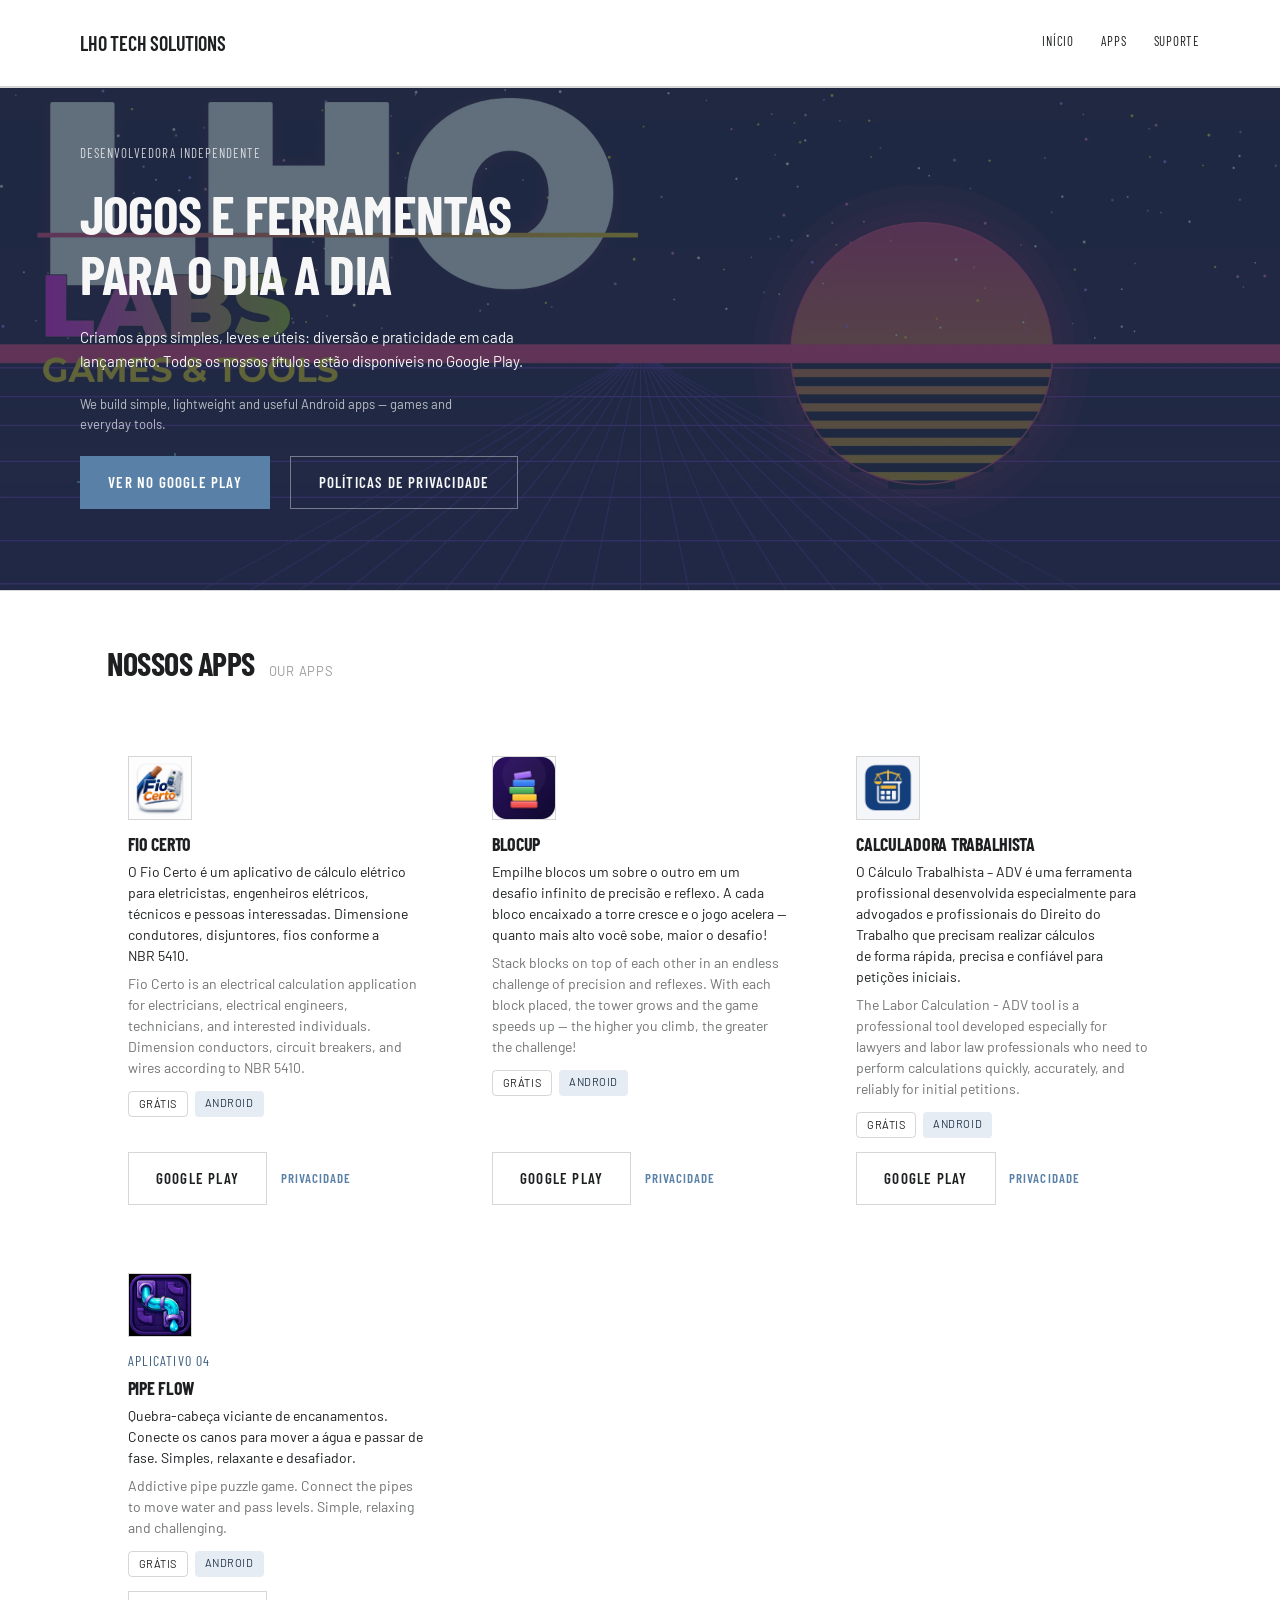
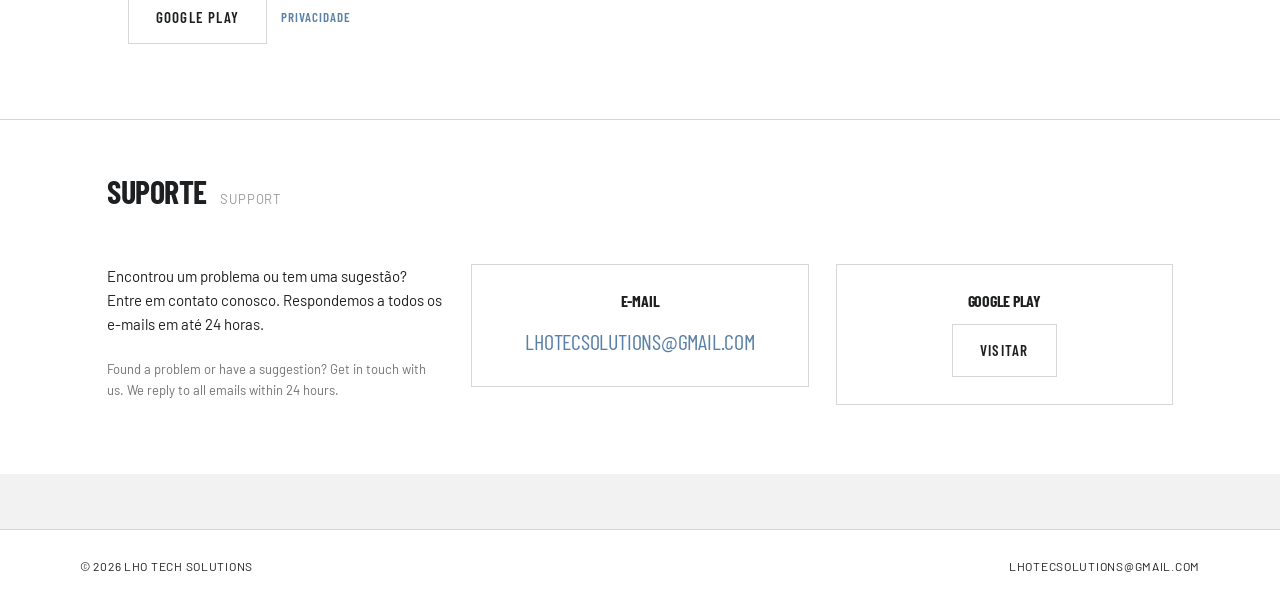
<file: index.html>
<!DOCTYPE html>
<html lang="pt-BR">
<head>
  <meta charset="UTF-8">
  <meta name="viewport" content="width=device-width, initial-scale=1.0">
  <meta name="description" content="Jogos incríveis e ferramentas úteis para o seu dia a dia. Diversão e praticidade em cada app.">
  <meta name="theme-color" content="#5980a6">
  <meta property="og:title" content="Lho Tech Solutions — Jogos e ferramentas para o dia a dia">
  <meta property="og:description" content="Jogos incríveis e ferramentas úteis para o seu dia a dia. Diversão e praticidade em cada app.">
  <meta property="og:image" content="assets/og-image.png">
  <meta property="og:url" content="https://github.com/lho-tech-solutions/">
  <meta name="robots" content="index, follow">

  <title>Lho Tech Solutions — Jogos e ferramentas para o dia a dia</title>
  <link rel="preload" href="https://fonts.googleapis.com/css2?family=Barlow:wght@400;500;600&family=Barlow+Condensed:wght@500;600;700&display=swap" as="style">
  <link href="https://fonts.googleapis.com/css2?family=Barlow:wght@400;500;600&family=Barlow+Condensed:wght@500;600;700&display=swap" rel="stylesheet">
  <link rel="stylesheet" href="styles.css">
</head>
<body>
  <!-- Header -->
  <header>
    <div class="header-inner">
      <div class="logo">Lho Tech Solutions</div>
      <nav>
        <a href="#inicio">Início</a>
        <a href="#apps">Apps</a>
        <a href="#suporte">Suporte</a>
      </nav>
    </div>
  </header>

  <!-- Hero Section -->
  <section class="hero" id="inicio">
    <div class="hero-bg">
      <img src="assets/logo-play-store.webp" alt="">
    </div>
    <div class="hero-inner">
      <div class="hero-content">
        <p class="kicker">Desenvolvedora Independente</p>
        <h1>Jogos e ferramentas para o dia a dia</h1>
        <p>Criamos apps simples, leves e úteis: diversão e praticidade em cada lançamento. Todos os nossos títulos estão disponíveis no Google Play.</p>
        <p class="text-muted">We build simple, lightweight and useful Android apps — games and everyday tools.</p>
        <div class="hero-buttons">
          <a href="https://play.google.com/store/apps/dev?id=9127115335766256766&hl=pt_BR" target="_blank" rel="noopener" class="btn btn-primary">Ver no Google Play</a>
          <a href="#apps" class="btn btn-secondary">Políticas de Privacidade</a>
        </div>
      </div>
    </div>
  </section>

  <!-- Apps Section -->
  <section class="apps-section" id="apps">
    <div class="container">
      <div class="section-header">
        <h2>Nossos Apps</h2>
        <span class="subtitle">Our Apps</span>
      </div>

      <div class="grid">
        <!-- Fio Certo -->
        <article class=" app-card">
          <div class="app-icon">
            <img src="assets/icons/icon-fiocerto-512.png" alt="Ícone do app Fio Certo">
          </div>
         
          <h3>Fio Certo</h3>
          <p>O Fio Certo é um aplicativo de cálculo elétrico para eletricistas, engenheiros elétricos, técnicos e pessoas interessadas.
Dimensione condutores, disjuntores, fios conforme a NBR 5410.</p>
          <p class="text-muted">Fio Certo is an electrical calculation application for electricians, electrical engineers, technicians, and interested individuals.
Dimension conductors, circuit breakers, and wires according to NBR 5410.</p>
          <div class="app-tags">
            <span class="tag tag-outline">Grátis</span>
            <span class="tag tag-accent">Android</span>
          </div>
          <div class="app-links">
            <a href="https://play.google.com/store/apps/details?id=br.com.lhotechsoluctions.fiocerto&hl=pt_BR" target="_blank" rel="noopener" class="btn btn-secondary">Google Play</a>
            <a href="privacidade/fio-certo.html" class="btn btn-ghost">Privacidade</a>
          </div>
          <i class="corner tl"></i>
          <i class="corner tr"></i>
          <i class="corner bl"></i>
          <i class="corner br"></i>
        </article>

        <!-- BlocUp -->
        <article class=" app-card">
          <div class="app-icon">
            <img src="assets/icons/icon-blocup-512.png" alt="Ícone do app BlocUp">
          </div>
          
          <h3>BlocUp</h3>
          <p>Empilhe blocos um sobre o outro em um desafio infinito de precisão e reflexo. A cada bloco encaixado a torre cresce e o jogo acelera — quanto mais alto você sobe, maior o desafio!</p>
          <p class="text-muted">Stack blocks on top of each other in an endless challenge of precision and reflexes. With each block placed, the tower grows and the game speeds up — the higher you climb, the greater the challenge!</p>
          <div class="app-tags">
            <span class="tag tag-outline">Grátis</span>
            <span class="tag tag-accent">Android</span>
          </div>
          <div class="app-links">
            <a href="https://play.google.com/store/apps/details?id=br.com.lhotechsoluctions.blocup&hl=pt_BR" target="_blank" rel="noopener" class="btn btn-secondary">Google Play</a>
            <a href="privacidade/blocup.html" class="btn btn-ghost">Privacidade</a>
          </div>
          <i class="corner tl"></i>
          <i class="corner tr"></i>
          <i class="corner bl"></i>
          <i class="corner br"></i>
        </article>

        <!-- Calculadora Trabalhista -->
        <article class=" app-card">
          <div class="app-icon">
            <img src="assets/icons/icon-calculadora-adv.png" alt="Ícone do app Calculadora Trabalhista">
          </div>
          
          <h3>Calculadora Trabalhista</h3>
          <p>O Cálculo Trabalhista – ADV é uma ferramenta profissional desenvolvida especialmente para advogados e profissionais do Direito do Trabalho que precisam realizar cálculos de forma rápida, precisa e confiável para petições iniciais.</p>
          <p class="text-muted">The Labor Calculation - ADV tool is a professional tool developed especially for lawyers and labor law professionals who need to perform calculations quickly, accurately, and reliably for initial petitions.</p>
          <div class="app-tags">
            <span class="tag tag-outline">Grátis</span>
            <span class="tag tag-accent">Android</span>
          </div>
          <div class="app-links">
            <a href="https://play.google.com/store/apps/details?id=br.com.lhotechsoluctions.calc_trabalhista_adv" target="_blank" rel="noopener" class="btn btn-secondary">Google Play</a>
            <a href="privacidade/calculadora-trabalhista.html" class="btn btn-ghost">Privacidade</a>
          </div>
          <i class="corner tl"></i>
          <i class="corner tr"></i>
          <i class="corner bl"></i>
          <i class="corner br"></i>
        </article>

        <!-- Pipe Flow -->
        <article class=" app-card">
          <div class="app-icon">
            <img src="assets/icons/icon-pipe-flow.png" alt="Ícone do app Pipe Flow">
          </div>
          <p class="kicker">Aplicativo 04</p>
          <h3>Pipe Flow</h3>
          <p>Quebra-cabeça viciante de encanamentos. Conecte os canos para mover a água e passar de fase. Simples, relaxante e desafiador.</p>
          <p class="text-muted">Addictive pipe puzzle game. Connect the pipes to move water and pass levels. Simple, relaxing and challenging.</p>
          <div class="app-tags">
            <span class="tag tag-outline">Grátis</span>
            <span class="tag tag-accent">Android</span>
          </div>
          <div class="app-links">
            <a href="https://play.google.com/store/apps/details?id=com.lhosolutions.pipewater" target="_blank" rel="noopener" class="btn btn-secondary">Google Play</a>
            <a href="privacidade/pipe-flow.html" class="btn btn-ghost">Privacidade</a>
          </div>
          <i class="corner tl"></i>
          <i class="corner tr"></i>
          <i class="corner bl"></i>
          <i class="corner br"></i>
        </article>
      </div>
    </div>
  </section>

  <!-- Support Section -->
  <section class="support-section" id="suporte">
    <div class="support-inner">
      <div class="section-header">
        <h2>Suporte</h2>
        <span class="subtitle">Support</span>
      </div>

      <div class="support-grid">
        <div>
          <p>Encontrou um problema ou tem uma sugestão? Entre em contato conosco. Respondemos a todos os e-mails em até 24 horas.</p>
          <p class="text-muted">Found a problem or have a suggestion? Get in touch with us. We reply to all emails within 24 hours.</p>
        </div>

        <div class="support-card">
          <h3>E-mail</h3>
          <div class="support-email">
            <a href="mailto:lhotecsolutions@gmail.com">lhotecsolutions@gmail.com</a>
          </div>
          <i class="corner tl"></i>
          <i class="corner tr"></i>
          <i class="corner bl"></i>
          <i class="corner br"></i>
        </div>

        <div class="support-card">
          <h3>Google Play</h3>
          <a href="https://play.google.com/store/apps/dev?id=9127115335766256766&hl=pt_BR" target="_blank" rel="noopener" class="btn btn-secondary">Visitar</a>
          <i class="corner tl"></i>
          <i class="corner tr"></i>
          <i class="corner bl"></i>
          <i class="corner br"></i>
        </div>
      </div>
    </div>
  </section>

  <!-- Footer -->
  <footer>
    <div class="footer-inner">
      <div>&copy; 2026 Lho Tech Solutions</div>
      <a href="mailto:lhotecsolutions@gmail.com">lhotecsolutions@gmail.com</a>
    </div>
  </footer>
</body>
</html>
</file>
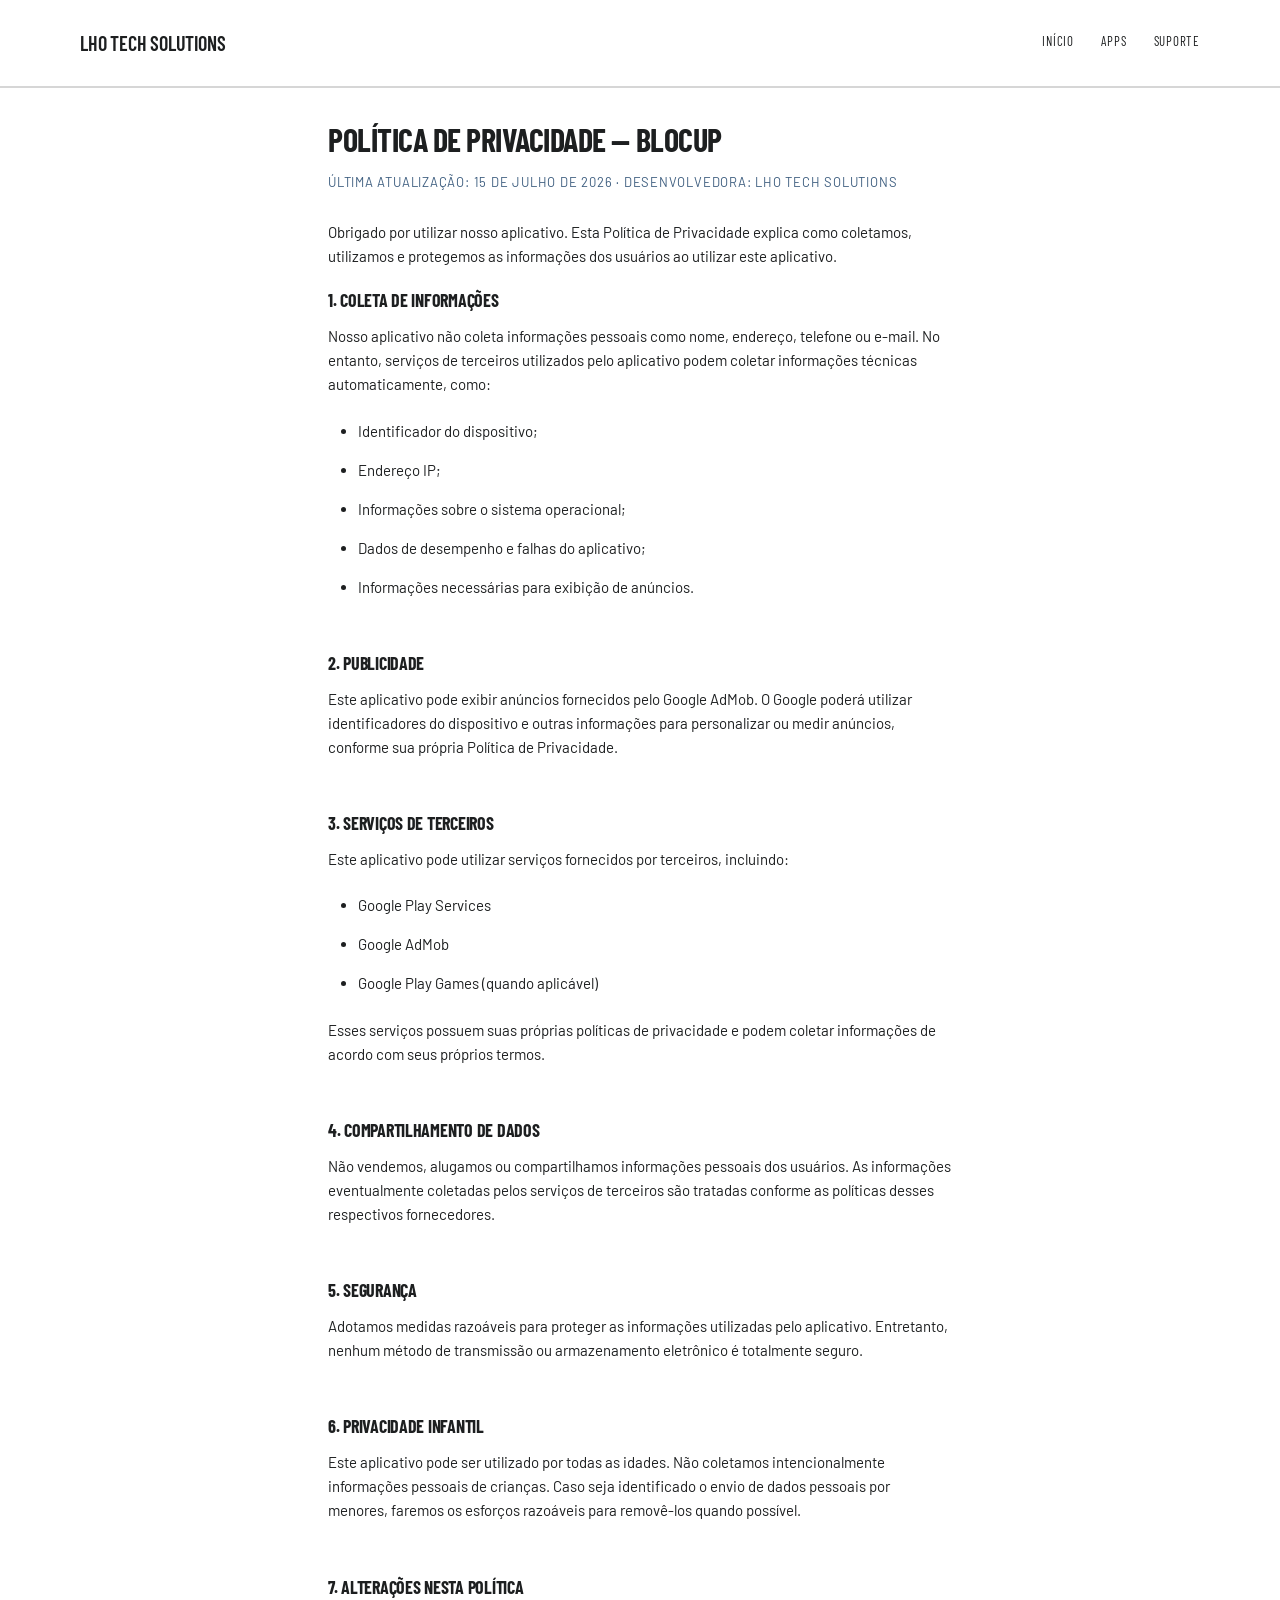
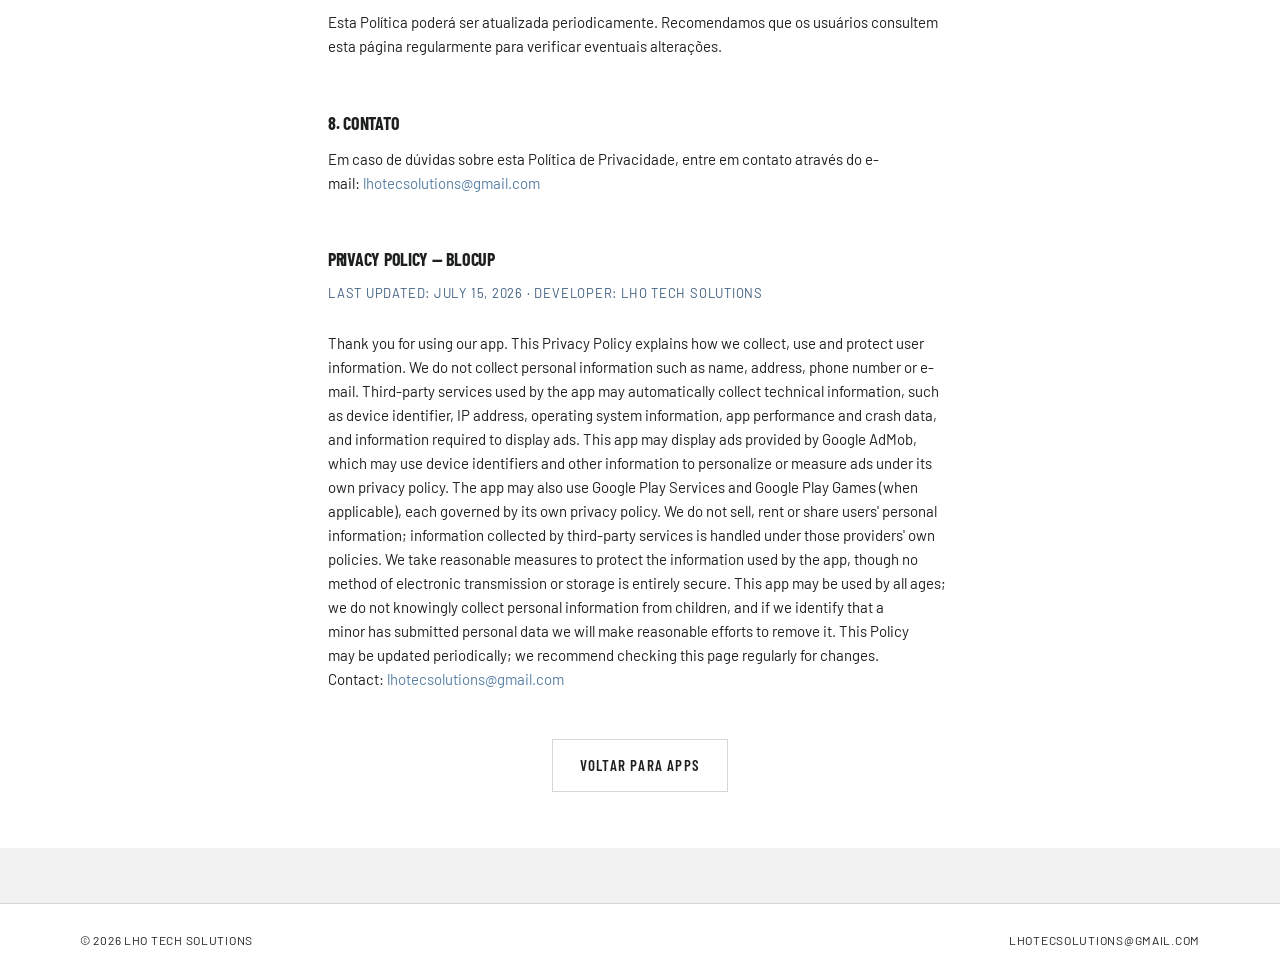
<file: privacidade/blocup.html>
<!DOCTYPE html>
<html lang="pt-BR">
<head>
  <meta charset="UTF-8">
  <meta name="viewport" content="width=device-width, initial-scale=1.0">
  <meta name="description" content="Política de Privacidade do app BlocUp.">
  <meta name="theme-color" content="#5980a6">
  <meta property="og:title" content="Política de Privacidade — BlocUp | Lho Tech Solutions">
  <meta property="og:description" content="Política de Privacidade do aplicativo BlocUp.">
  <meta property="og:image" content="../assets/og-image.png">
  <meta property="og:url" content="https://github.com/lho-tech-solutions/">
  <meta name="robots" content="index,follow">

  <title>Política de Privacidade — BlocUp | Lho Tech Solutions</title>
  <link rel="preload" href="https://fonts.googleapis.com/css2?family=Barlow:wght@400;500;600&family=Barlow+Condensed:wght@500;600;700&display=swap" as="style">
  <link href="https://fonts.googleapis.com/css2?family=Barlow:wght@400;500;600&family=Barlow+Condensed:wght@500;600;700&display=swap" rel="stylesheet">
  <link rel="stylesheet" href="../styles.css">
</head>
<body>
  <!-- Header -->
  <header>
    <div class="header-inner">
      <div class="logo">Lho Tech Solutions</div>
      <nav>
        <a href="../">Início</a>
        <a href="../#apps">Apps</a>
        <a href="../#suporte">Suporte</a>
      </nav>
    </div>
  </header>

  <!-- Privacy Content -->
  <section class="privacy-content">
    <article class="privacy-document">
      <h1>Política de Privacidade — BlocUp</h1>
      <p class="meta">Última atualização: 15 de julho de 2026 · Desenvolvedora: Lho Tech Solutions</p>

      <p>Obrigado por utilizar nosso aplicativo. Esta Política de Privacidade explica como coletamos, utilizamos e protegemos as informações dos usuários ao utilizar este aplicativo.</p>

      <h2>1. Coleta de Informações</h2>
      <p>Nosso aplicativo não coleta informações pessoais como nome, endereço, telefone ou e-mail. No entanto, serviços de terceiros utilizados pelo aplicativo podem coletar informações técnicas automaticamente, como:</p>
      <ul>
        <li>Identificador do dispositivo;</li>
        <li>Endereço IP;</li>
        <li>Informações sobre o sistema operacional;</li>
        <li>Dados de desempenho e falhas do aplicativo;</li>
        <li>Informações necessárias para exibição de anúncios.</li>
      </ul>

      <h2>2. Publicidade</h2>
      <p>Este aplicativo pode exibir anúncios fornecidos pelo Google AdMob. O Google poderá utilizar identificadores do dispositivo e outras informações para personalizar ou medir anúncios, conforme sua própria Política de Privacidade.</p>

      <h2>3. Serviços de Terceiros</h2>
      <p>Este aplicativo pode utilizar serviços fornecidos por terceiros, incluindo:</p>
      <ul>
        <li>Google Play Services</li>
        <li>Google AdMob</li>
        <li>Google Play Games (quando aplicável)</li>
      </ul>
      <p>Esses serviços possuem suas próprias políticas de privacidade e podem coletar informações de acordo com seus próprios termos.</p>

      <h2>4. Compartilhamento de Dados</h2>
      <p>Não vendemos, alugamos ou compartilhamos informações pessoais dos usuários. As informações eventualmente coletadas pelos serviços de terceiros são tratadas conforme as políticas desses respectivos fornecedores.</p>

      <h2>5. Segurança</h2>
      <p>Adotamos medidas razoáveis para proteger as informações utilizadas pelo aplicativo. Entretanto, nenhum método de transmissão ou armazenamento eletrônico é totalmente seguro.</p>

      <h2>6. Privacidade Infantil</h2>
      <p>Este aplicativo pode ser utilizado por todas as idades. Não coletamos intencionalmente informações pessoais de crianças. Caso seja identificado o envio de dados pessoais por menores, faremos os esforços razoáveis para removê-los quando possível.</p>

      <h2>7. Alterações nesta Política</h2>
      <p>Esta Política poderá ser atualizada periodicamente. Recomendamos que os usuários consultem esta página regularmente para verificar eventuais alterações.</p>

      <h2>8. Contato</h2>
      <p>Em caso de dúvidas sobre esta Política de Privacidade, entre em contato através do e-mail: <a href="mailto:lhotecsolutions@gmail.com">lhotecsolutions@gmail.com</a></p>

      <h2>Privacy Policy — BlocUp</h2>
      <p class="meta">Last updated: July 15, 2026 · Developer: Lho Tech Solutions</p>

      <p>Thank you for using our app. This Privacy Policy explains how we collect, use and protect user information. We do not collect personal information such as name, address, phone number or e-mail. Third-party services used by the app may automatically collect technical information, such as device identifier, IP address, operating system information, app performance and crash data, and information required to display ads. This app may display ads provided by Google AdMob, which may use device identifiers and other information to personalize or measure ads under its own privacy policy. The app may also use Google Play Services and Google Play Games (when applicable), each governed by its own privacy policy. We do not sell, rent or share users' personal information; information collected by third-party services is handled under those providers' own policies. We take reasonable measures to protect the information used by the app, though no method of electronic transmission or storage is entirely secure. This app may be used by all ages; we do not knowingly collect personal information from children, and if we identify that a minor has submitted personal data we will make reasonable efforts to remove it. This Policy may be updated periodically; we recommend checking this page regularly for changes. Contact: <a href="mailto:lhotecsolutions@gmail.com">lhotecsolutions@gmail.com</a></p>

      <p style="margin-top: 3rem; text-align: center;">
        <a href="../#apps" class="btn btn-secondary">Voltar para Apps</a>
      </p>
    </article>
  </section>

  <!-- Footer -->
  <footer>
    <div class="footer-inner">
      <div>&copy; 2026 Lho Tech Solutions</div>
      <a href="mailto:lhotecsolutions@gmail.com">lhotecsolutions@gmail.com</a>
    </div>
  </footer>
</body>
</html>
</file>
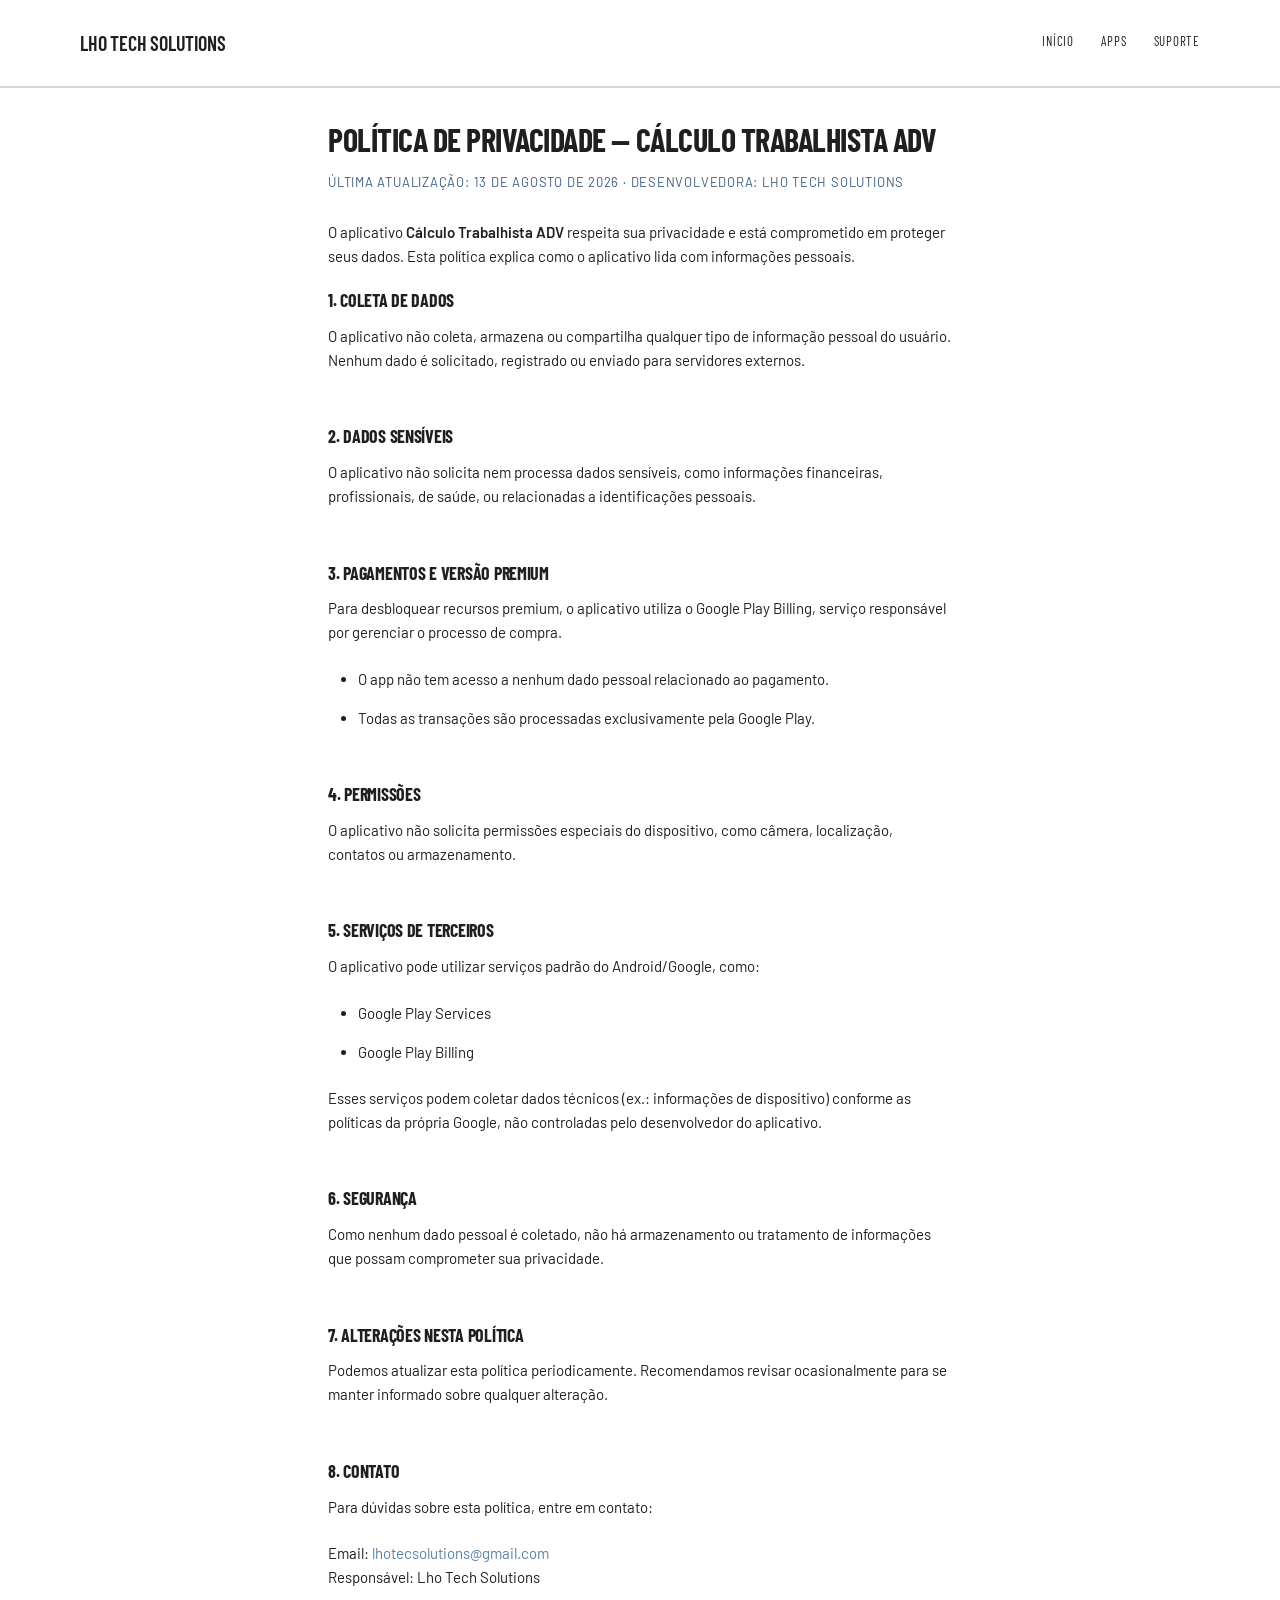
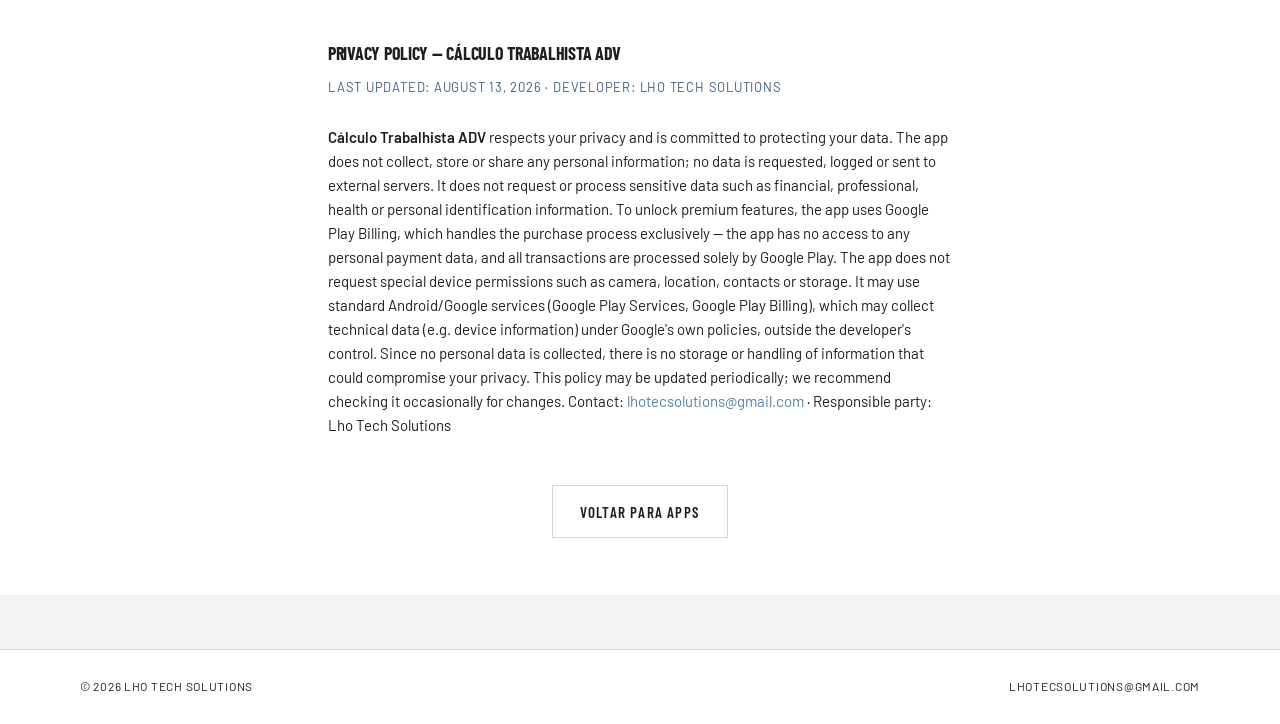
<file: privacidade/calculadora-trabalhista.html>
<!DOCTYPE html>
<html lang="pt-BR">
<head>
  <meta charset="UTF-8">
  <meta name="viewport" content="width=device-width, initial-scale=1.0">
  <meta name="description" content="Política de Privacidade do app Calculadora Trabalhista.">
  <meta name="theme-color" content="#5980a6">
  <meta property="og:title" content="Política de Privacidade — Calculadora Trabalhista | Lho Tech Solutions">
  <meta property="og:description" content="Política de Privacidade do aplicativo Calculadora Trabalhista.">
  <meta property="og:image" content="../assets/og-image.png">
  <meta property="og:url" content="https://github.com/lho-tech-solutions/">
  <meta name="robots" content="index,follow">

  <title>Política de Privacidade — Calculadora Trabalhista | Lho Tech Solutions</title>
  <link rel="preload" href="https://fonts.googleapis.com/css2?family=Barlow:wght@400;500;600&family=Barlow+Condensed:wght@500;600;700&display=swap" as="style">
  <link href="https://fonts.googleapis.com/css2?family=Barlow:wght@400;500;600&family=Barlow+Condensed:wght@500;600;700&display=swap" rel="stylesheet">
  <link rel="stylesheet" href="../styles.css">
</head>
<body>
  <!-- Header -->
  <header>
    <div class="header-inner">
      <div class="logo">Lho Tech Solutions</div>
      <nav>
        <a href="../">Início</a>
        <a href="../#apps">Apps</a>
        <a href="../#suporte">Suporte</a>
      </nav>
    </div>
  </header>

  <!-- Privacy Content -->
  <section class="privacy-content">
    <article class="privacy-document">
      <h1>Política de Privacidade — Cálculo Trabalhista ADV</h1>
      <p class="meta">Última atualização: 13 de agosto de 2026 · Desenvolvedora: Lho Tech Solutions</p>

      <p>O aplicativo <strong>Cálculo Trabalhista ADV</strong> respeita sua privacidade e está comprometido em proteger seus dados. Esta política explica como o aplicativo lida com informações pessoais.</p>

      <h2>1. Coleta de Dados</h2>
      <p>O aplicativo não coleta, armazena ou compartilha qualquer tipo de informação pessoal do usuário. Nenhum dado é solicitado, registrado ou enviado para servidores externos.</p>

      <h2>2. Dados Sensíveis</h2>
      <p>O aplicativo não solicita nem processa dados sensíveis, como informações financeiras, profissionais, de saúde, ou relacionadas a identificações pessoais.</p>

      <h2>3. Pagamentos e Versão Premium</h2>
      <p>Para desbloquear recursos premium, o aplicativo utiliza o Google Play Billing, serviço responsável por gerenciar o processo de compra.</p>
      <ul>
        <li>O app não tem acesso a nenhum dado pessoal relacionado ao pagamento.</li>
        <li>Todas as transações são processadas exclusivamente pela Google Play.</li>
      </ul>

      <h2>4. Permissões</h2>
      <p>O aplicativo não solicita permissões especiais do dispositivo, como câmera, localização, contatos ou armazenamento.</p>

      <h2>5. Serviços de Terceiros</h2>
      <p>O aplicativo pode utilizar serviços padrão do Android/Google, como:</p>
      <ul>
        <li>Google Play Services</li>
        <li>Google Play Billing</li>
      </ul>
      <p>Esses serviços podem coletar dados técnicos (ex.: informações de dispositivo) conforme as políticas da própria Google, não controladas pelo desenvolvedor do aplicativo.</p>

      <h2>6. Segurança</h2>
      <p>Como nenhum dado pessoal é coletado, não há armazenamento ou tratamento de informações que possam comprometer sua privacidade.</p>

      <h2>7. Alterações nesta Política</h2>
      <p>Podemos atualizar esta política periodicamente. Recomendamos revisar ocasionalmente para se manter informado sobre qualquer alteração.</p>

      <h2>8. Contato</h2>
      <p>Para dúvidas sobre esta política, entre em contato:</p>
      <p>Email: <a href="mailto:lhotecsolutions@gmail.com">lhotecsolutions@gmail.com</a><br>Responsável: Lho Tech Solutions</p>

      <h2>Privacy Policy — Cálculo Trabalhista ADV</h2>
      <p class="meta">Last updated: August 13, 2026 · Developer: Lho Tech Solutions</p>

      <p><strong>Cálculo Trabalhista ADV</strong> respects your privacy and is committed to protecting your data. The app does not collect, store or share any personal information; no data is requested, logged or sent to external servers. It does not request or process sensitive data such as financial, professional, health or personal identification information. To unlock premium features, the app uses Google Play Billing, which handles the purchase process exclusively — the app has no access to any personal payment data, and all transactions are processed solely by Google Play. The app does not request special device permissions such as camera, location, contacts or storage. It may use standard Android/Google services (Google Play Services, Google Play Billing), which may collect technical data (e.g. device information) under Google's own policies, outside the developer's control. Since no personal data is collected, there is no storage or handling of information that could compromise your privacy. This policy may be updated periodically; we recommend checking it occasionally for changes. Contact: <a href="mailto:lhotecsolutions@gmail.com">lhotecsolutions@gmail.com</a> · Responsible party: Lho Tech Solutions</p>

      <p style="margin-top: 3rem; text-align: center;">
        <a href="../#apps" class="btn btn-secondary">Voltar para Apps</a>
      </p>
    </article>
  </section>

  <!-- Footer -->
  <footer>
    <div class="footer-inner">
      <div>&copy; 2026 Lho Tech Solutions</div>
      <a href="mailto:lhotecsolutions@gmail.com">lhotecsolutions@gmail.com</a>
    </div>
  </footer>
</body>
</html>
</file>
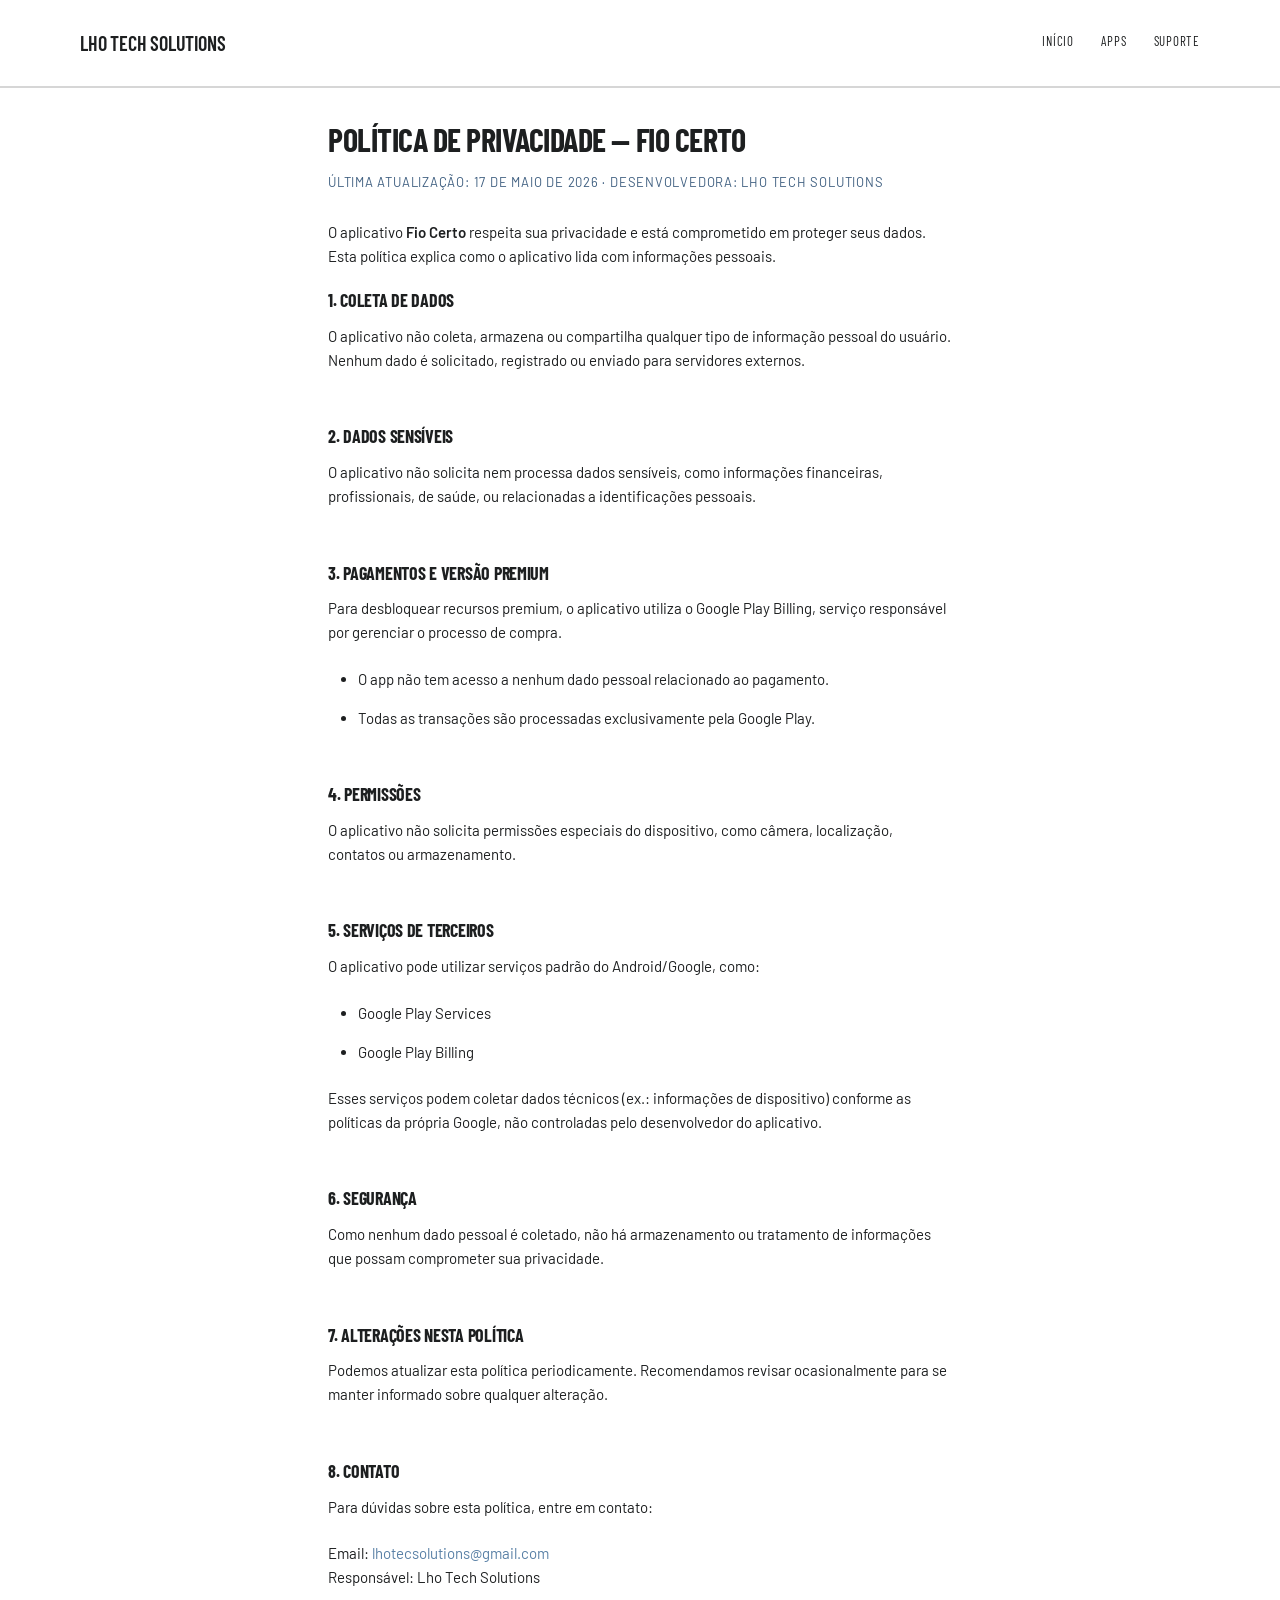
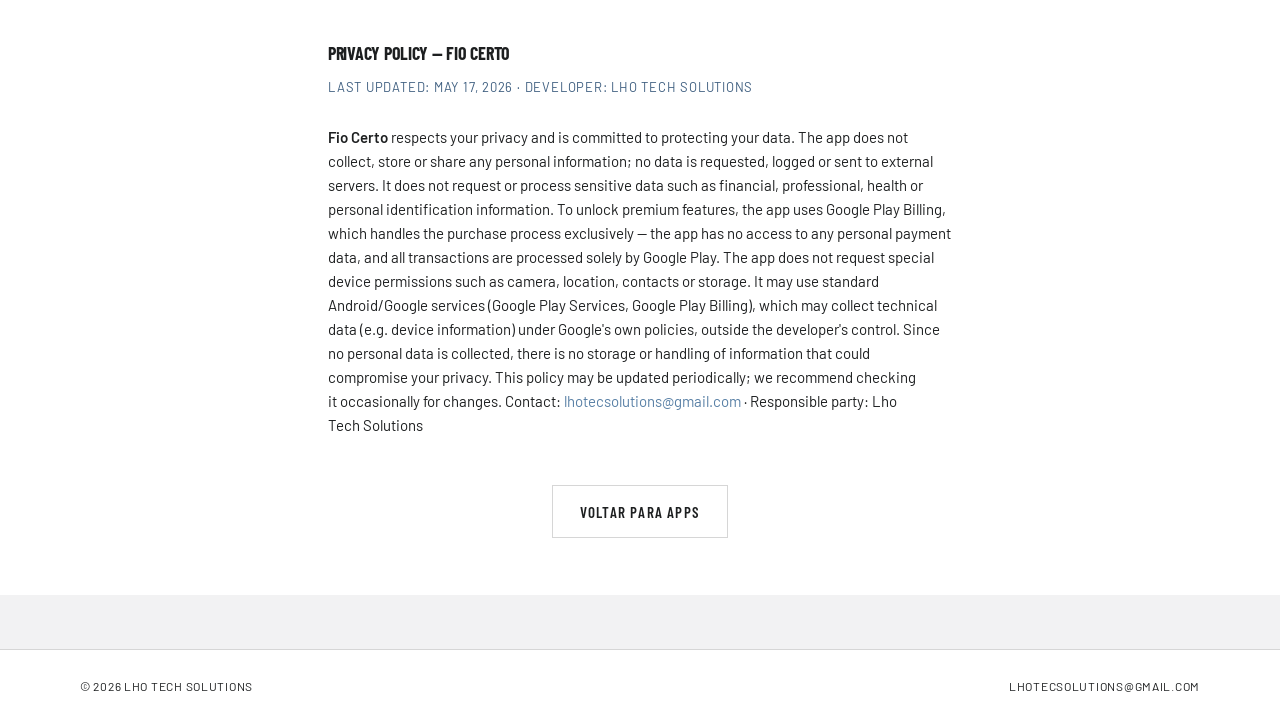
<file: privacidade/fio-certo.html>
<!DOCTYPE html>
<html lang="pt-BR">
<head>
  <meta charset="UTF-8">
  <meta name="viewport" content="width=device-width, initial-scale=1.0">
  <meta name="description" content="Política de Privacidade do app Fio Certo.">
  <meta name="theme-color" content="#5980a6">
  <meta property="og:title" content="Política de Privacidade — Fio Certo | Lho Tech Solutions">
  <meta property="og:description" content="Política de Privacidade do aplicativo Fio Certo.">
  <meta property="og:image" content="../assets/og-image.png">
  <meta property="og:url" content="https://github.com/lho-tech-solutions/">
  <meta name="robots" content="index,follow">

  <title>Política de Privacidade — Fio Certo | Lho Tech Solutions</title>
  <link rel="preload" href="https://fonts.googleapis.com/css2?family=Barlow:wght@400;500;600&family=Barlow+Condensed:wght@500;600;700&display=swap" as="style">
  <link href="https://fonts.googleapis.com/css2?family=Barlow:wght@400;500;600&family=Barlow+Condensed:wght@500;600;700&display=swap" rel="stylesheet">
  <link rel="stylesheet" href="../styles.css">
</head>
<body>
  <!-- Header -->
  <header>
    <div class="header-inner">
      <div class="logo">Lho Tech Solutions</div>
      <nav>
        <a href="../">Início</a>
        <a href="../#apps">Apps</a>
        <a href="../#suporte">Suporte</a>
      </nav>
    </div>
  </header>

  <!-- Privacy Content -->
  <section class="privacy-content">
    <article class="privacy-document">
      <h1>Política de Privacidade — Fio Certo</h1>
      <p class="meta">Última atualização: 17 de maio de 2026 · Desenvolvedora: Lho Tech Solutions</p>

      <p>O aplicativo <strong>Fio Certo</strong> respeita sua privacidade e está comprometido em proteger seus dados. Esta política explica como o aplicativo lida com informações pessoais.</p>

      <h2>1. Coleta de Dados</h2>
      <p>O aplicativo não coleta, armazena ou compartilha qualquer tipo de informação pessoal do usuário. Nenhum dado é solicitado, registrado ou enviado para servidores externos.</p>

      <h2>2. Dados Sensíveis</h2>
      <p>O aplicativo não solicita nem processa dados sensíveis, como informações financeiras, profissionais, de saúde, ou relacionadas a identificações pessoais.</p>

      <h2>3. Pagamentos e Versão Premium</h2>
      <p>Para desbloquear recursos premium, o aplicativo utiliza o Google Play Billing, serviço responsável por gerenciar o processo de compra.</p>
      <ul>
        <li>O app não tem acesso a nenhum dado pessoal relacionado ao pagamento.</li>
        <li>Todas as transações são processadas exclusivamente pela Google Play.</li>
      </ul>

      <h2>4. Permissões</h2>
      <p>O aplicativo não solicita permissões especiais do dispositivo, como câmera, localização, contatos ou armazenamento.</p>

      <h2>5. Serviços de Terceiros</h2>
      <p>O aplicativo pode utilizar serviços padrão do Android/Google, como:</p>
      <ul>
        <li>Google Play Services</li>
        <li>Google Play Billing</li>
      </ul>
      <p>Esses serviços podem coletar dados técnicos (ex.: informações de dispositivo) conforme as políticas da própria Google, não controladas pelo desenvolvedor do aplicativo.</p>

      <h2>6. Segurança</h2>
      <p>Como nenhum dado pessoal é coletado, não há armazenamento ou tratamento de informações que possam comprometer sua privacidade.</p>

      <h2>7. Alterações nesta Política</h2>
      <p>Podemos atualizar esta política periodicamente. Recomendamos revisar ocasionalmente para se manter informado sobre qualquer alteração.</p>

      <h2>8. Contato</h2>
      <p>Para dúvidas sobre esta política, entre em contato:</p>
      <p>Email: <a href="mailto:lhotecsolutions@gmail.com">lhotecsolutions@gmail.com</a><br>Responsável: Lho Tech Solutions</p>

      <h2>Privacy Policy — Fio Certo</h2>
      <p class="meta">Last updated: May 17, 2026 · Developer: Lho Tech Solutions</p>

      <p><strong>Fio Certo</strong> respects your privacy and is committed to protecting your data. The app does not collect, store or share any personal information; no data is requested, logged or sent to external servers. It does not request or process sensitive data such as financial, professional, health or personal identification information. To unlock premium features, the app uses Google Play Billing, which handles the purchase process exclusively — the app has no access to any personal payment data, and all transactions are processed solely by Google Play. The app does not request special device permissions such as camera, location, contacts or storage. It may use standard Android/Google services (Google Play Services, Google Play Billing), which may collect technical data (e.g. device information) under Google's own policies, outside the developer's control. Since no personal data is collected, there is no storage or handling of information that could compromise your privacy. This policy may be updated periodically; we recommend checking it occasionally for changes. Contact: <a href="mailto:lhotecsolutions@gmail.com">lhotecsolutions@gmail.com</a> · Responsible party: Lho Tech Solutions</p>

      <p style="margin-top: 3rem; text-align: center;">
        <a href="../#apps" class="btn btn-secondary">Voltar para Apps</a>
      </p>
    </article>
  </section>

  <!-- Footer -->
  <footer>
    <div class="footer-inner">
      <div>&copy; 2026 Lho Tech Solutions</div>
      <a href="mailto:lhotecsolutions@gmail.com">lhotecsolutions@gmail.com</a>
    </div>
  </footer>
</body>
</html>
</file>
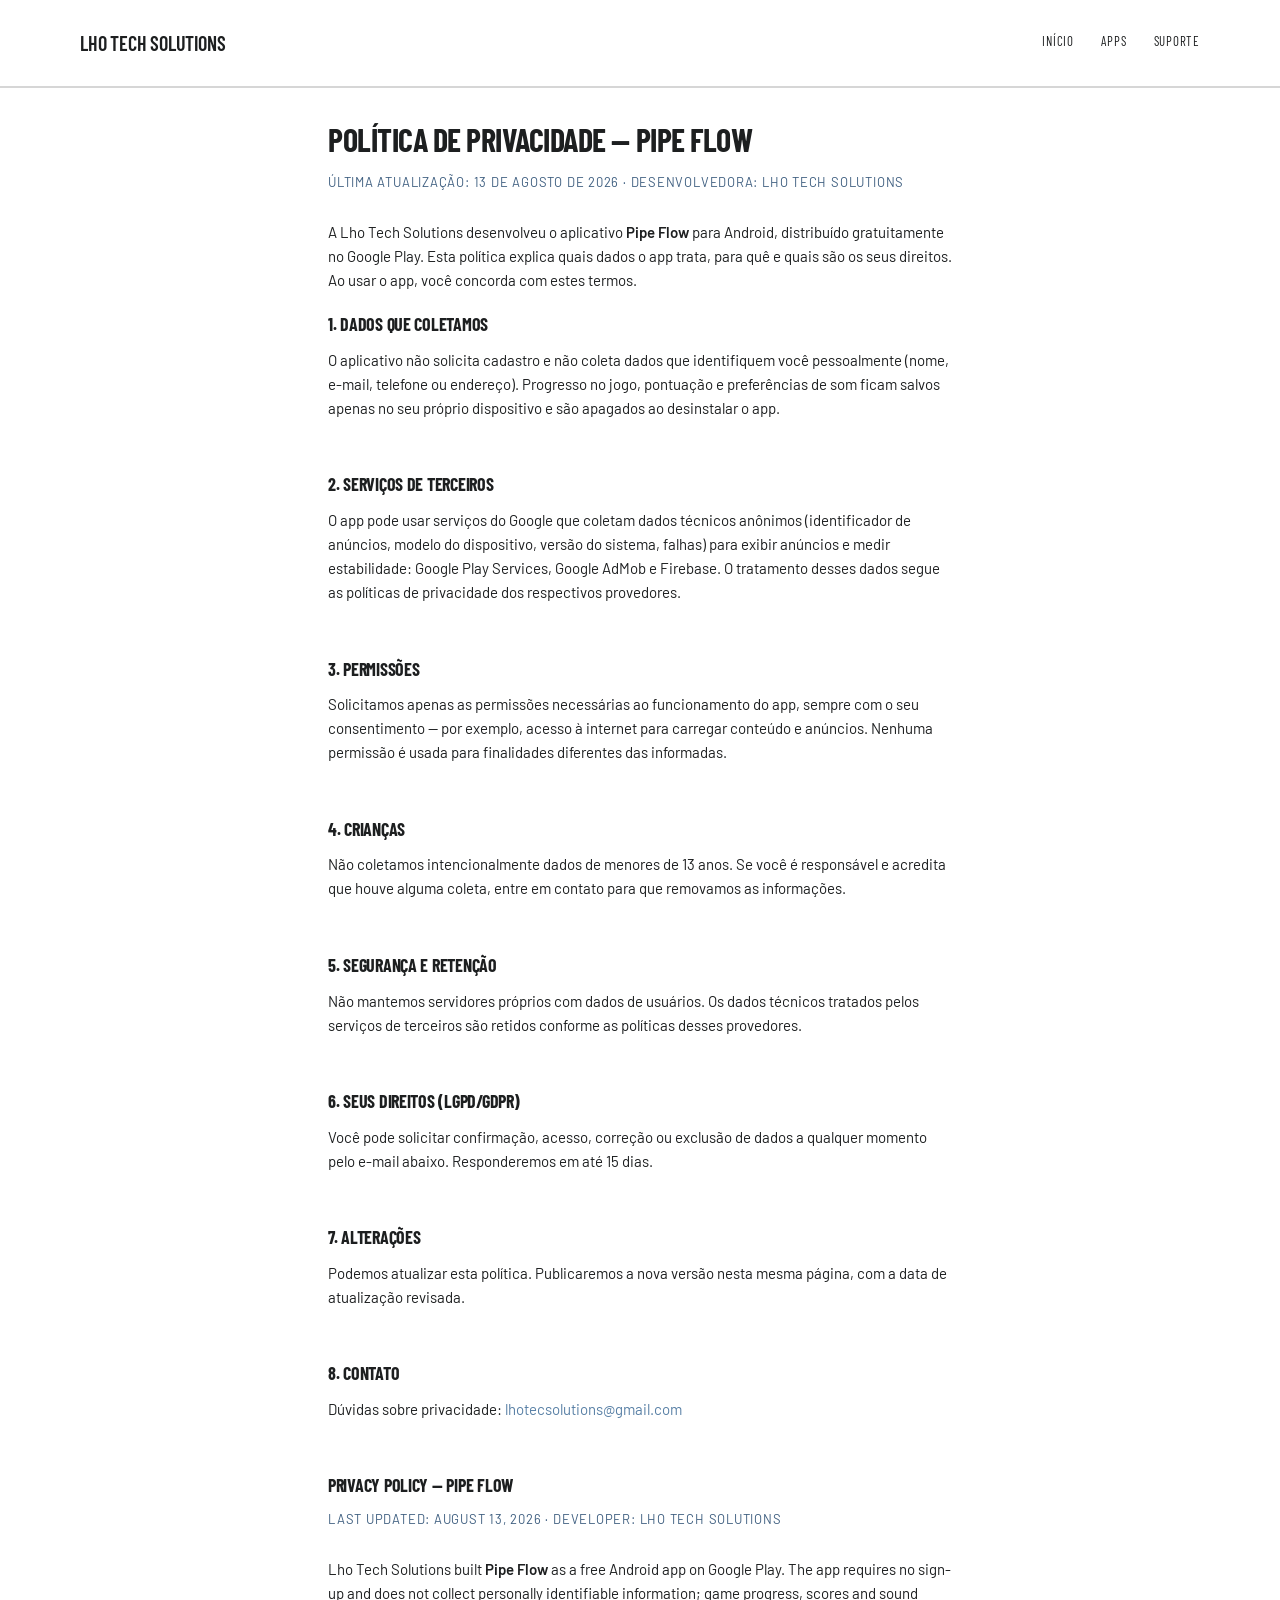
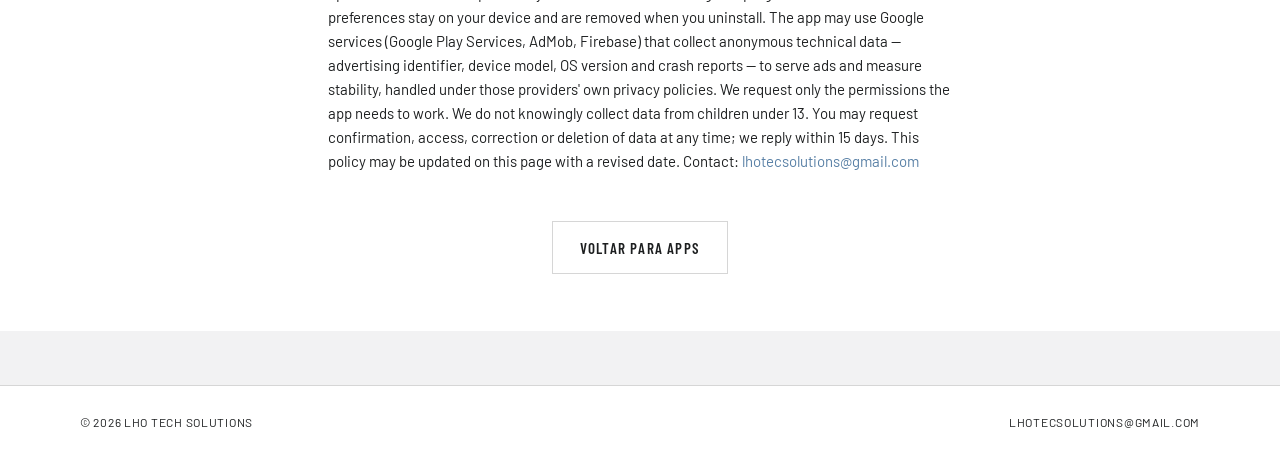
<file: privacidade/pipe-flow.html>
<!DOCTYPE html>
<html lang="pt-BR">
<head>
  <meta charset="UTF-8">
  <meta name="viewport" content="width=device-width, initial-scale=1.0">
  <meta name="description" content="Política de Privacidade do app Pipe Flow.">
  <meta name="theme-color" content="#5980a6">
  <meta property="og:title" content="Política de Privacidade — Pipe Flow | Lho Tech Solutions">
  <meta property="og:description" content="Política de Privacidade do aplicativo Pipe Flow.">
  <meta property="og:image" content="../assets/og-image.png">
  <meta property="og:url" content="https://github.com/lho-tech-solutions/">
  <meta name="robots" content="index,follow">

  <title>Política de Privacidade — Pipe Flow | Lho Tech Solutions</title>
  <link rel="preload" href="https://fonts.googleapis.com/css2?family=Barlow:wght@400;500;600&family=Barlow+Condensed:wght@500;600;700&display=swap" as="style">
  <link href="https://fonts.googleapis.com/css2?family=Barlow:wght@400;500;600&family=Barlow+Condensed:wght@500;600;700&display=swap" rel="stylesheet">
  <link rel="stylesheet" href="../styles.css">
</head>
<body>
  <!-- Header -->
  <header>
    <div class="header-inner">
      <div class="logo">Lho Tech Solutions</div>
      <nav>
        <a href="../">Início</a>
        <a href="../#apps">Apps</a>
        <a href="../#suporte">Suporte</a>
      </nav>
    </div>
  </header>

  <!-- Privacy Content -->
  <section class="privacy-content">
    <article class="privacy-document">
      <h1>Política de Privacidade — Pipe Flow</h1>
      <p class="meta">Última atualização: 13 de agosto de 2026 · Desenvolvedora: Lho Tech Solutions</p>

      <p>A Lho Tech Solutions desenvolveu o aplicativo <strong>Pipe Flow</strong> para Android, distribuído gratuitamente no Google Play. Esta política explica quais dados o app trata, para quê e quais são os seus direitos. Ao usar o app, você concorda com estes termos.</p>

      <h2>1. Dados que coletamos</h2>
      <p>O aplicativo não solicita cadastro e não coleta dados que identifiquem você pessoalmente (nome, e-mail, telefone ou endereço). Progresso no jogo, pontuação e preferências de som ficam salvos apenas no seu próprio dispositivo e são apagados ao desinstalar o app.</p>

      <h2>2. Serviços de terceiros</h2>
      <p>O app pode usar serviços do Google que coletam dados técnicos anônimos (identificador de anúncios, modelo do dispositivo, versão do sistema, falhas) para exibir anúncios e medir estabilidade: Google Play Services, Google AdMob e Firebase. O tratamento desses dados segue as políticas de privacidade dos respectivos provedores.</p>

      <h2>3. Permissões</h2>
      <p>Solicitamos apenas as permissões necessárias ao funcionamento do app, sempre com o seu consentimento — por exemplo, acesso à internet para carregar conteúdo e anúncios. Nenhuma permissão é usada para finalidades diferentes das informadas.</p>

      <h2>4. Crianças</h2>
      <p>Não coletamos intencionalmente dados de menores de 13 anos. Se você é responsável e acredita que houve alguma coleta, entre em contato para que removamos as informações.</p>

      <h2>5. Segurança e retenção</h2>
      <p>Não mantemos servidores próprios com dados de usuários. Os dados técnicos tratados pelos serviços de terceiros são retidos conforme as políticas desses provedores.</p>

      <h2>6. Seus direitos (LGPD/GDPR)</h2>
      <p>Você pode solicitar confirmação, acesso, correção ou exclusão de dados a qualquer momento pelo e-mail abaixo. Responderemos em até 15 dias.</p>

      <h2>7. Alterações</h2>
      <p>Podemos atualizar esta política. Publicaremos a nova versão nesta mesma página, com a data de atualização revisada.</p>

      <h2>8. Contato</h2>
      <p>Dúvidas sobre privacidade: <a href="mailto:lhotecsolutions@gmail.com">lhotecsolutions@gmail.com</a></p>

      <h2>Privacy Policy — Pipe Flow</h2>
      <p class="meta">Last updated: August 13, 2026 · Developer: Lho Tech Solutions</p>

      <p>Lho Tech Solutions built <strong>Pipe Flow</strong> as a free Android app on Google Play. The app requires no sign-up and does not collect personally identifiable information; game progress, scores and sound preferences stay on your device and are removed when you uninstall. The app may use Google services (Google Play Services, AdMob, Firebase) that collect anonymous technical data — advertising identifier, device model, OS version and crash reports — to serve ads and measure stability, handled under those providers' own privacy policies. We request only the permissions the app needs to work. We do not knowingly collect data from children under 13. You may request confirmation, access, correction or deletion of data at any time; we reply within 15 days. This policy may be updated on this page with a revised date. Contact: <a href="mailto:lhotecsolutions@gmail.com">lhotecsolutions@gmail.com</a></p>

      <p style="margin-top: 3rem; text-align: center;">
        <a href="../#apps" class="btn btn-secondary">Voltar para Apps</a>
      </p>
    </article>
  </section>

  <!-- Footer -->
  <footer>
    <div class="footer-inner">
      <div>&copy; 2026 Lho Tech Solutions</div>
      <a href="mailto:lhotecsolutions@gmail.com">lhotecsolutions@gmail.com</a>
    </div>
  </footer>
</body>
</html>
</file>
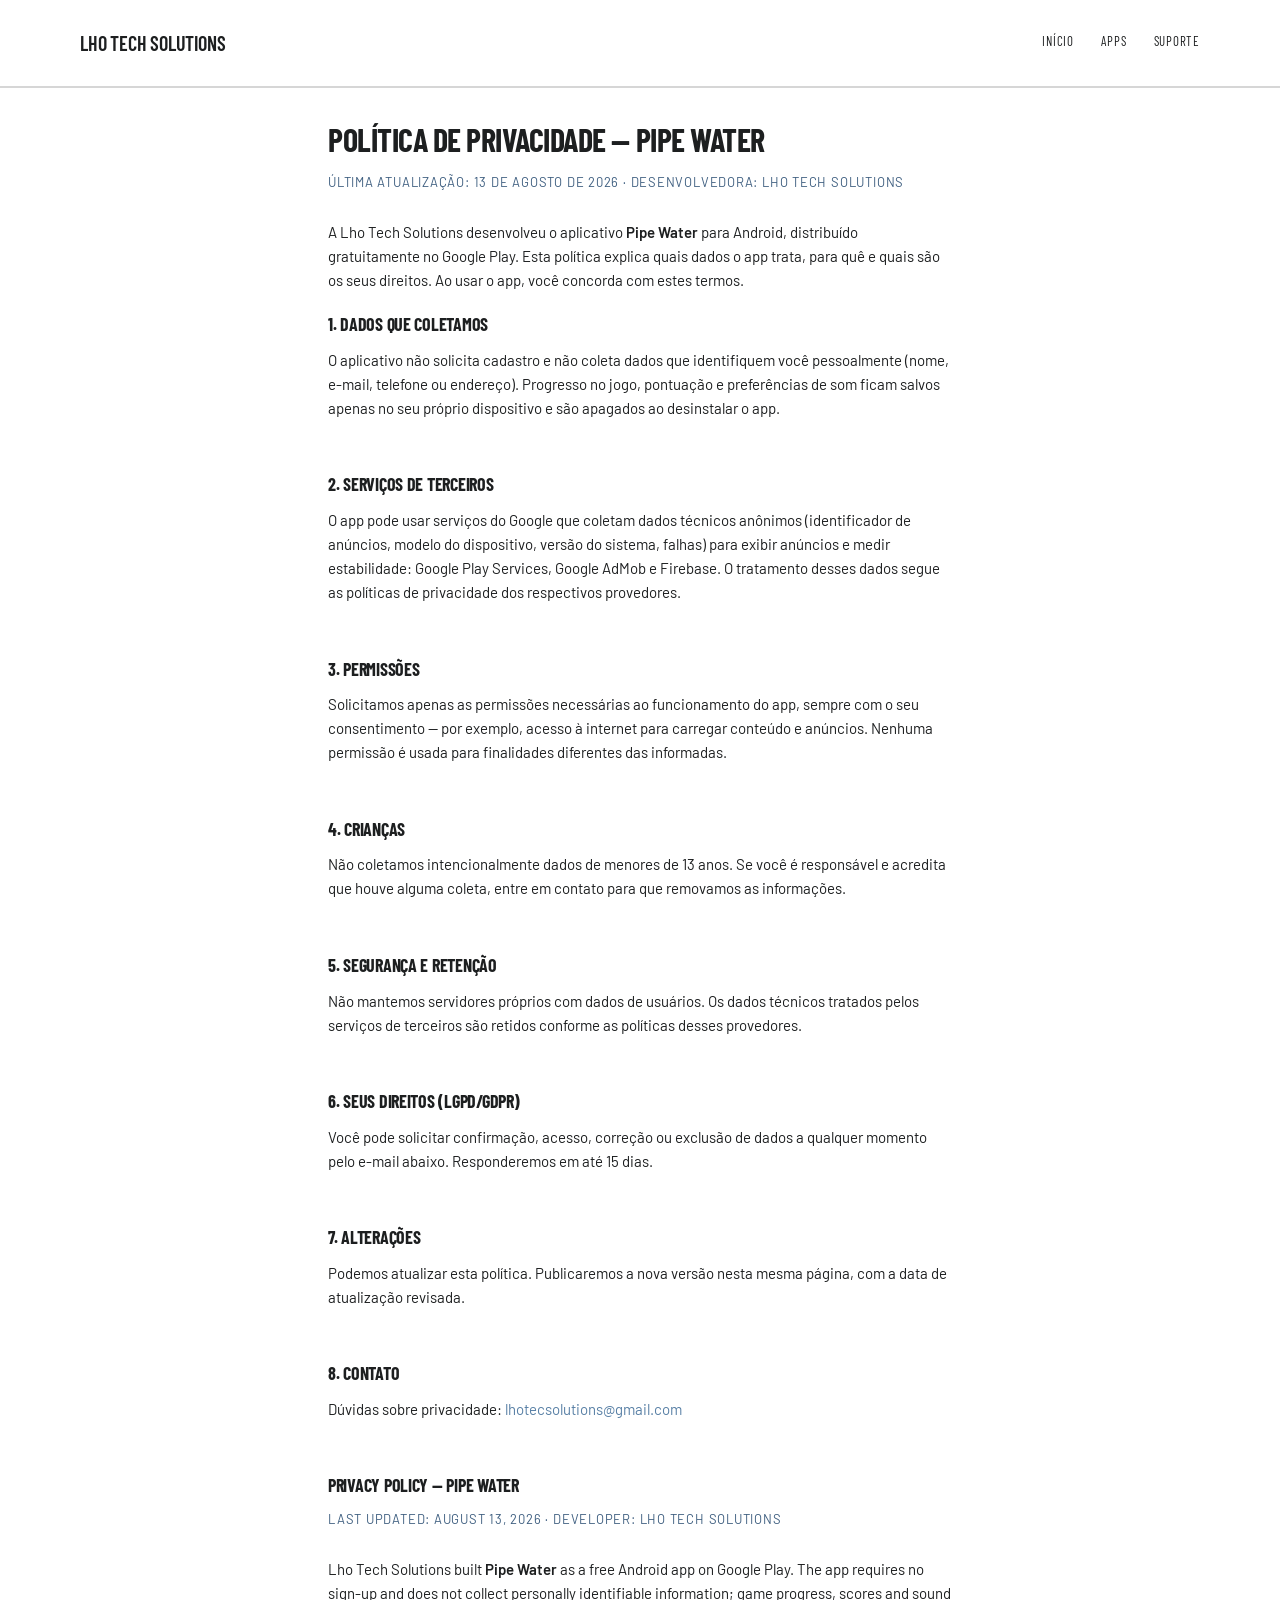
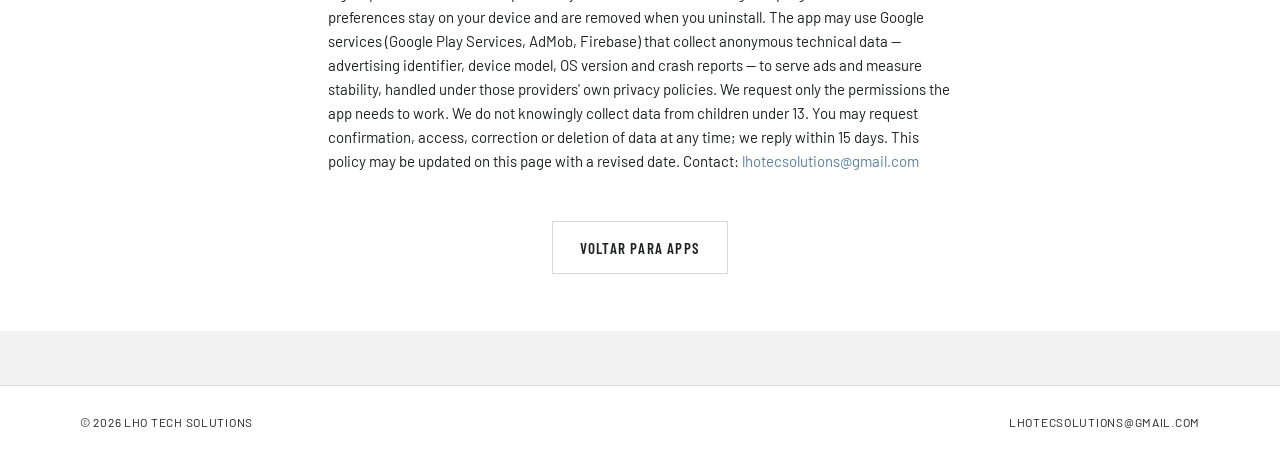
<file: privacidade/pipe-water.html>
<!DOCTYPE html>
<html lang="pt-BR">
<head>
  <meta charset="UTF-8">
  <meta name="viewport" content="width=device-width, initial-scale=1.0">
  <meta name="description" content="Política de Privacidade do app Pipe Water.">
  <meta name="theme-color" content="#5980a6">
  <meta property="og:title" content="Política de Privacidade — Pipe Water | Lho Tech Solutions">
  <meta property="og:description" content="Política de Privacidade do aplicativo Pipe Water.">
  <meta property="og:image" content="../assets/og-image.png">
  <meta property="og:url" content="https://github.com/lho-tech-solutions/">
  <meta name="robots" content="index,follow">

  <title>Política de Privacidade — Pipe Water | Lho Tech Solutions</title>
  <link rel="preload" href="https://fonts.googleapis.com/css2?family=Barlow:wght@400;500;600&family=Barlow+Condensed:wght@500;600;700&display=swap" as="style">
  <link href="https://fonts.googleapis.com/css2?family=Barlow:wght@400;500;600&family=Barlow+Condensed:wght@500;600;700&display=swap" rel="stylesheet">
  <link rel="stylesheet" href="../styles.css">
</head>
<body>
  <!-- Header -->
  <header>
    <div class="header-inner">
      <div class="logo">Lho Tech Solutions</div>
      <nav>
        <a href="../">Início</a>
        <a href="../#apps">Apps</a>
        <a href="../#suporte">Suporte</a>
      </nav>
    </div>
  </header>

  <!-- Privacy Content -->
  <section class="privacy-content">
    <article class="privacy-document">
      <h1>Política de Privacidade — Pipe Water</h1>
      <p class="meta">Última atualização: 13 de agosto de 2026 · Desenvolvedora: Lho Tech Solutions</p>

      <p>A Lho Tech Solutions desenvolveu o aplicativo <strong>Pipe Water</strong> para Android, distribuído gratuitamente no Google Play. Esta política explica quais dados o app trata, para quê e quais são os seus direitos. Ao usar o app, você concorda com estes termos.</p>

      <h2>1. Dados que coletamos</h2>
      <p>O aplicativo não solicita cadastro e não coleta dados que identifiquem você pessoalmente (nome, e-mail, telefone ou endereço). Progresso no jogo, pontuação e preferências de som ficam salvos apenas no seu próprio dispositivo e são apagados ao desinstalar o app.</p>

      <h2>2. Serviços de terceiros</h2>
      <p>O app pode usar serviços do Google que coletam dados técnicos anônimos (identificador de anúncios, modelo do dispositivo, versão do sistema, falhas) para exibir anúncios e medir estabilidade: Google Play Services, Google AdMob e Firebase. O tratamento desses dados segue as políticas de privacidade dos respectivos provedores.</p>

      <h2>3. Permissões</h2>
      <p>Solicitamos apenas as permissões necessárias ao funcionamento do app, sempre com o seu consentimento — por exemplo, acesso à internet para carregar conteúdo e anúncios. Nenhuma permissão é usada para finalidades diferentes das informadas.</p>

      <h2>4. Crianças</h2>
      <p>Não coletamos intencionalmente dados de menores de 13 anos. Se você é responsável e acredita que houve alguma coleta, entre em contato para que removamos as informações.</p>

      <h2>5. Segurança e retenção</h2>
      <p>Não mantemos servidores próprios com dados de usuários. Os dados técnicos tratados pelos serviços de terceiros são retidos conforme as políticas desses provedores.</p>

      <h2>6. Seus direitos (LGPD/GDPR)</h2>
      <p>Você pode solicitar confirmação, acesso, correção ou exclusão de dados a qualquer momento pelo e-mail abaixo. Responderemos em até 15 dias.</p>

      <h2>7. Alterações</h2>
      <p>Podemos atualizar esta política. Publicaremos a nova versão nesta mesma página, com a data de atualização revisada.</p>

      <h2>8. Contato</h2>
      <p>Dúvidas sobre privacidade: <a href="mailto:lhotecsolutions@gmail.com">lhotecsolutions@gmail.com</a></p>

      <h2>Privacy Policy — Pipe Water</h2>
      <p class="meta">Last updated: August 13, 2026 · Developer: Lho Tech Solutions</p>

      <p>Lho Tech Solutions built <strong>Pipe Water</strong> as a free Android app on Google Play. The app requires no sign-up and does not collect personally identifiable information; game progress, scores and sound preferences stay on your device and are removed when you uninstall. The app may use Google services (Google Play Services, AdMob, Firebase) that collect anonymous technical data — advertising identifier, device model, OS version and crash reports — to serve ads and measure stability, handled under those providers' own privacy policies. We request only the permissions the app needs to work. We do not knowingly collect data from children under 13. You may request confirmation, access, correction or deletion of data at any time; we reply within 15 days. This policy may be updated on this page with a revised date. Contact: <a href="mailto:lhotecsolutions@gmail.com">lhotecsolutions@gmail.com</a></p>

      <p style="margin-top: 3rem; text-align: center;">
        <a href="../#apps" class="btn btn-secondary">Voltar para Apps</a>
      </p>
    </article>
  </section>

  <!-- Footer -->
  <footer>
    <div class="footer-inner">
      <div>&copy; 2026 Lho Tech Solutions</div>
      <a href="mailto:lhotecsolutions@gmail.com">lhotecsolutions@gmail.com</a>
    </div>
  </footer>
</body>
</html>
</file>
<file: styles.css>
/* ====================================================================
   LHO TECH SOLUTIONS — STYLES
   Pure CSS, Mobile-First
   ==================================================================== */

:root {
  --color-bg: #f2f2f3;
  --color-surface: #ffffff;
  --color-text: #1d1f20;
  --color-accent: #5980a6;
  --color-accent-700: #3f5f80;
  --color-accent-900: #24384c;
  --color-neutral-100: #f7f7f8;
  --color-divider: rgba(29, 31, 32, 0.18);

  --font-heading: "Barlow Condensed", system-ui, sans-serif;
  --font-body: "Barlow", system-ui, sans-serif;

  --space-1: 3.4px;
  --space-2: 6.8px;
  --space-3: 10.2px;
  --space-4: 13.6px;
  --space-6: 20.4px;
  --space-8: 27.2px;

  --radius: 4px;
  --section-gap: 40.8px;
}

@media (min-width: 768px) {
  :root {
    --section-gap: 54.4px;
  }
}

/* Base */
* {
  margin: 0;
  padding: 0;
  box-sizing: border-box;
}

html {
  scroll-behavior: smooth;
}

body {
  font-family: var(--font-body);
  font-size: 15px;
  line-height: 1.6;
  color: var(--color-text);
  background-color: var(--color-bg);
  text-wrap: pretty;
}

/* Typography */
h1, h2, h3, h4 {
  font-family: var(--font-heading);
  text-transform: uppercase;
  line-height: 1.12;
  letter-spacing: -0.015em;
}

h1 {
  font-size: 36px;
}

@media (min-width: 768px) {
  h1 {
    font-size: 54px;
  }
}

h2 {
  font-size: 32px;
}

h3 {
  font-size: 22px;
}

h4 {
  font-size: 16px;
}

.kicker {
  font-family: var(--font-heading);
  font-size: 13px;
  text-transform: uppercase;
  letter-spacing: 0.08em;
  color: var(--color-accent-700);
  margin-bottom: var(--space-4);
}

.text-secondary {
  color: var(--color-accent-700);
}

.text-muted {
  opacity: 0.62;
  font-size: 13px;
}

.text-accent {
  color: var(--color-accent);
}

p {
  margin-bottom: 1.5em;
}

a {
  color: var(--color-accent);
  text-decoration: none;
}

a:hover {
  text-decoration: underline;
}

/* Container & Grid */
.container {
  max-width: 1120px;
  margin: 0 auto;
  padding: 0 var(--space-8);
}

.grid {
  display: grid;
  grid-template-columns: repeat(auto-fill, minmax(300px, 1fr));
  gap: var(--space-8);
}

/* Header */
header {
  background: var(--color-surface);
  padding: var(--space-8) var(--space-8);
  border-bottom: 1px solid var(--color-divider);
}

.header-inner {
  max-width: 1120px;
  margin: 0 auto;
  display: flex;
  justify-content: space-between;
  align-items: center;
  flex-wrap: wrap;
  gap: var(--space-6);
}

.logo {
  font-family: var(--font-heading);
  font-size: 20px;
  text-transform: uppercase;
  font-weight: 600;
  color: var(--color-text);
  letter-spacing: -0.01em;
}

nav {
  display: flex;
  gap: var(--space-8);
  flex-wrap: wrap;
  justify-content: flex-end;
}

nav a {
  font-family: var(--font-heading);
  font-size: 13px;
  text-transform: uppercase;
  letter-spacing: 0.06em;
  color: var(--color-text);
  text-decoration: none;
  border-bottom: 2px solid transparent;
  padding-bottom: 2px;
  transition: border-color 0.2s;
}

nav a:hover {
  border-bottom-color: var(--color-accent);
  text-decoration: none;
}

/* Hero */
.hero {
  position: relative;
  padding: var(--section-gap) var(--space-8);
  overflow: hidden;
  color: var(--color-neutral-100);
}

.hero-bg {
  position: absolute;
  inset: 0;
  z-index: 0;
}

.hero-bg::after {
  content: "";
  position: absolute;
  inset: 0;
  background: var(--color-accent-900);
  opacity: 0.72;
}

.hero-bg img {
  width: 100%;
  height: 100%;
  object-fit: cover;
  object-position: left center;
  display: block;
}

.hero-inner {
  position: relative;
  z-index: 1;
  max-width: 1120px;
  margin: 0 auto;
}

.hero-content {
  max-width: 62ch;
}

.hero-content .kicker {
  color: var(--color-neutral-100);
  opacity: 0.8;
}

.hero-content h1 {
  color: var(--color-neutral-100);
  margin-bottom: var(--space-6);
}

.hero-content p {
  margin-bottom: var(--space-6);
  max-width: 62ch;
}

.hero-content .text-muted {
  opacity: 0.72;
}

.hero-buttons {
  display: flex;
  gap: var(--space-6);
  flex-wrap: wrap;
  margin-bottom: var(--space-8);
}

.hero-buttons .btn-secondary {
  border-color: rgba(247, 247, 248, 0.4);
  color: var(--color-neutral-100);
}

.hero-buttons .btn-secondary:hover {
  background: rgba(247, 247, 248, 0.12);
}

/* Blueprint Component */
.blueprint {
  position: relative;
  border: 1px solid var(--color-divider);
  background: transparent;
  padding: var(--space-6);
}

.blueprint .corner {
  position: absolute;
  width: 7px;
  height: 7px;
  opacity: 0.9;
}

.blueprint .corner::before,
.blueprint .corner::after {
  content: "";
  position: absolute;
  background: var(--color-accent);
}

.blueprint .corner::before {
  left: 50%;
  top: 0;
  width: 1px;
  height: 100%;
  transform: translateX(-50%);
}

.blueprint .corner::after {
  top: 50%;
  left: 0;
  height: 1px;
  width: 100%;
  transform: translateY(-50%);
}

.blueprint .corner.tl {
  left: -4px;
  top: -4px;
}

.blueprint .corner.tr {
  right: -4px;
  top: -4px;
}

.blueprint .corner.bl {
  left: -4px;
  bottom: -4px;
}

.blueprint .corner.br {
  right: -4px;
  bottom: -4px;
}

.blueprint img {
  width: 100%;
  height: auto;
  display: block;
  filter: grayscale(1) contrast(1.05);
}

/* Buttons */
.btn {
  display: inline-flex;
  align-items: center;
  justify-content: center;
  gap: 8px;
  min-height: 44px;
  padding: var(--space-4) var(--space-8);
  font-family: var(--font-heading);
  font-size: 15px;
  letter-spacing: 0.08em;
  text-transform: uppercase;
  text-decoration: none;
  border: 1px solid transparent;
  border-radius: 0;
  cursor: pointer;
  transition: all 0.2s;
  font-weight: 600;
}

.btn-primary {
  background: var(--color-accent);
  color: #fff;
  border: 1px solid var(--color-accent);
  position: relative;
}

.btn-primary::before,
.btn-primary::after {
  content: "";
  position: absolute;
  background: var(--color-accent);
}

.btn-primary::before {
  width: 7px;
  height: 1px;
  left: -4px;
  top: 50%;
  transform: translateY(-50%);
}

.btn-primary::after {
  width: 1px;
  height: 7px;
  left: 50%;
  top: -4px;
  transform: translateX(-50%);
}

.btn-primary:hover {
  background: var(--color-accent-700);
  border-color: var(--color-accent-700);
}

.btn-secondary {
  border-color: var(--color-divider);
  color: var(--color-text);
  background: transparent;
}

.btn-secondary:hover {
  background: rgba(29, 31, 32, 0.07);
}

.btn-ghost {
  border: none;
  background: transparent;
  color: var(--color-accent);
  padding: 0;
  min-height: auto;
  font-size: 13px;
}

.btn-ghost:hover {
  text-decoration: underline;
}

:focus-visible {
  outline: 2px solid var(--color-accent);
  outline-offset: 2px;
}

/* App Card */
.app-card {
  display: flex;
  flex-direction: column;
  background: var(--color-surface);
  padding: var(--space-6);
}

.app-icon {
  width: 64px;
  height: 64px;
  margin-bottom: var(--space-4);
  border: 1px solid var(--color-divider);
  display: flex;
  align-items: center;
  justify-content: center;
}

.app-icon img {
  width: 100%;
  height: 100%;
  object-fit: cover;
}

.app-card h3 {
  margin-bottom: var(--space-2);
  font-size: 18px;
}

.app-card p {
  font-size: 14px;
  margin-bottom: var(--space-2);
  line-height: 1.5;
}

.app-card .text-muted {
  margin-bottom: var(--space-4);
}

.app-tags {
  display: flex;
  gap: var(--space-2);
  margin-bottom: var(--space-4);
  flex-wrap: wrap;
}

.tag {
  font-size: 11px;
  padding: 3px 10px;
  border-radius: var(--radius);
  text-transform: uppercase;
  letter-spacing: 0.05em;
}

.tag-outline {
  border: 1px solid var(--color-divider);
  color: var(--color-text);
  background: transparent;
}

.tag-accent {
  background: #e6ecf3;
  color: var(--color-accent-900);
}

.app-links {
  display: flex;
  gap: var(--space-4);
  margin-top: auto;
}

/* Sections */
section {
  padding: var(--section-gap) var(--space-8);
  background: var(--color-surface);
  border-top: 1px solid var(--color-divider);
}

.section-header {
  display: flex;
  align-items: baseline;
  gap: var(--space-4);
  margin-bottom: var(--section-gap);
}

.section-header h2 {
  flex-shrink: 0;
}

.section-header .subtitle {
  font-size: 13px;
  color: #999;
  text-transform: uppercase;
  letter-spacing: 0.06em;
}

.apps-section {
  background: var(--color-surface);
}

/* Support Section */
.support-section {
  background: var(--color-surface);
}

.support-inner {
  max-width: 1120px;
  margin: 0 auto;
  padding: 0 var(--space-8);
}

.support-grid {
  display: grid;
  grid-template-columns: 1fr minmax(300px, 1fr) minmax(300px, 1fr);
  gap: var(--space-8);
  align-items: start;
}

@media (max-width: 768px) {
  .support-grid {
    grid-template-columns: 1fr;
  }
}

.support-card {
  background: var(--color-surface);
  border: 1px solid var(--color-divider);
  padding: var(--space-8);
  text-align: center;
}

.support-card h3 {
  margin-bottom: var(--space-4);
  font-size: 16px;
}

.support-email {
  font-family: var(--font-heading);
  font-size: 22px;
  text-transform: uppercase;
  letter-spacing: -0.01em;
  color: var(--color-accent);
  word-break: break-all;
}

.support-email a {
  color: var(--color-accent);
}

/* Privacy Pages */
.privacy-hero {
  background: var(--color-accent-900);
  color: var(--color-neutral-100);
  padding: var(--section-gap) var(--space-8);
}

.privacy-hero h1 {
  color: var(--color-neutral-100);
  margin-bottom: var(--space-6);
}

.privacy-hero p {
  max-width: 62ch;
  opacity: 0.9;
}

.privacy-list {
  max-width: 1120px;
  margin: 0 auto;
  padding: 0 var(--space-8);
}

.privacy-grid {
  display: grid;
  grid-template-columns: repeat(auto-fill, minmax(280px, 1fr));
  gap: var(--space-8);
  margin-top: var(--section-gap);
}

.privacy-card {
  border: 1px solid rgba(247, 247, 248, 0.35);
  background: transparent;
  padding: var(--space-6);
  text-align: center;
}

.privacy-card h3 {
  color: var(--color-neutral-100);
  margin-bottom: var(--space-4);
  font-size: 18px;
}

.privacy-card a {
  color: var(--color-neutral-100);
  border-bottom: 2px solid var(--color-neutral-100);
  padding-bottom: 2px;
  display: inline-block;
}

.privacy-card a:hover {
  opacity: 0.8;
}

.privacy-content {
  background: var(--color-surface);
  padding: 34px var(--space-8);
  min-height: 100vh;
}

.privacy-document {
  max-width: 78ch;
  margin: 0 auto;
}

.privacy-document h1 {
  margin-bottom: var(--space-4);
  font-size: 32px;
}

.privacy-document .meta {
  font-size: 13px;
  color: var(--color-accent-700);
  margin-bottom: var(--space-8);
  text-transform: uppercase;
  letter-spacing: 0.06em;
}

.privacy-document h2 {
  margin-top: var(--section-gap);
  margin-bottom: var(--space-4);
  font-size: 18px;
}

.privacy-document h2:first-of-type {
  margin-top: var(--space-6);
}

.privacy-document strong {
  font-weight: 600;
}

.privacy-document ol,
.privacy-document ul {
  margin-left: 2em;
  margin-bottom: 1.5em;
}

.privacy-document li {
  margin-bottom: 1em;
}

/* Footer */
footer {
  background: var(--color-surface);
  border-top: 1px solid var(--color-divider);
  padding: var(--space-8);
  margin-top: var(--section-gap);
}

.footer-inner {
  max-width: 1120px;
  margin: 0 auto;
  display: flex;
  justify-content: space-between;
  align-items: center;
  flex-wrap: wrap;
  gap: var(--space-6);
}

.footer-inner > * {
  font-size: 12px;
  text-transform: uppercase;
  letter-spacing: 0.06em;
  color: var(--color-text);
}

.footer-inner a {
  color: var(--color-text);
}

.footer-inner a:hover {
  color: var(--color-accent);
}

@media (max-width: 640px) {
  .footer-inner {
    flex-direction: column;
    text-align: center;
  }
}

/* Accessibility */
@media (prefers-reduced-motion: reduce) {
  * {
    animation-duration: 0.01ms !important;
    animation-iteration-count: 1 !important;
    transition-duration: 0.01ms !important;
    scroll-behavior: auto !important;
  }
}

/* Print */
@media print {
  body {
    background: white;
  }

  header, footer, .hero-buttons {
    display: none;
  }
}
</file>
